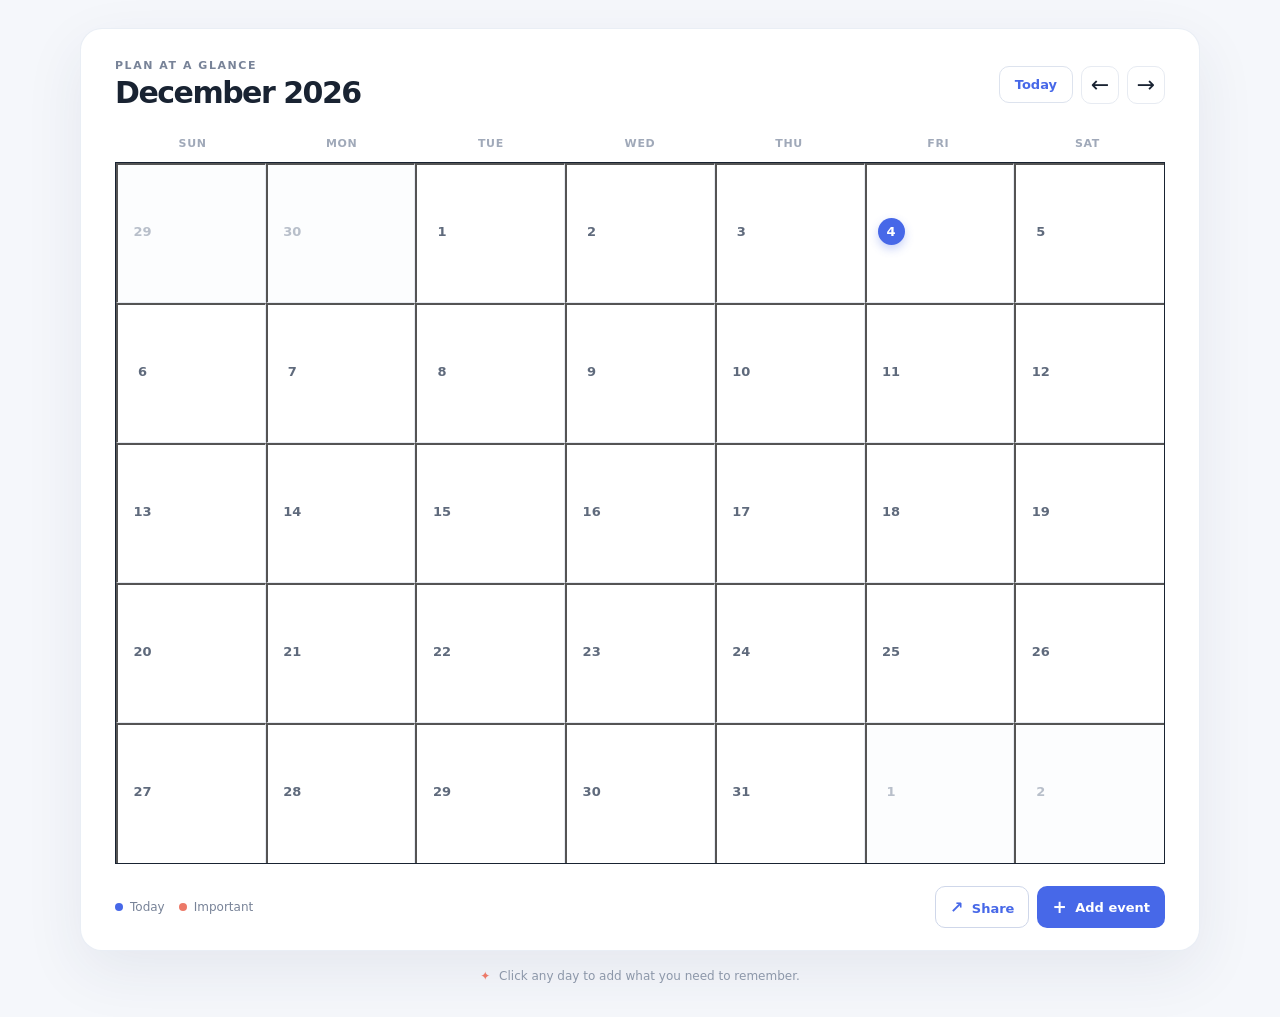
<file: index.html>
<!doctype html>
<html lang="en">
<head>
  <meta charset="UTF-8" />
  <meta name="viewport" content="width=device-width, initial-scale=1.0" />
  <meta name="theme-color" content="#f5f7fb" />
  <title>Month at a Glance</title>
  <link rel="stylesheet" href="styles.css" />
</head>
<body>
  <main class="app-shell">
    <section class="calendar-card" aria-label="Monthly calendar">
      <div class="calendar-toolbar">
        <div>
          <p class="month-kicker" id="monthKicker">Plan at a glance</p>
          <h2 id="monthLabel">September 2026</h2>
        </div>
        <div class="month-controls" aria-label="Change month">
          <button class="today-button" id="todayButton" type="button">Today</button>
          <button class="icon-button" id="previousMonth" type="button" aria-label="Previous month">←</button>
          <button class="icon-button" id="nextMonth" type="button" aria-label="Next month">→</button>
        </div>
      </div>

      <div class="weekday-row" aria-hidden="true">
        <span>Sun</span><span>Mon</span><span>Tue</span><span>Wed</span><span>Thu</span><span>Fri</span><span>Sat</span>
      </div>
      <div class="calendar-grid" id="calendarGrid"></div>

      <div class="calendar-footer">
        <div class="legend"><span class="legend-dot today-dot"></span> Today <span class="legend-dot highlight-dot"></span> Important</div>
        <div class="footer-actions">
          <button class="share-button" id="shareButton" type="button"><span aria-hidden="true">↗</span> Share</button>
          <button class="add-event-button" id="addEventButton" type="button"><span aria-hidden="true">+</span> Add event</button>
        </div>
      </div>
    </section>

    <p class="tip" id="calendarTip"><span aria-hidden="true">✦</span> Click any day to add what you need to remember.</p>
  </main>

  <div class="modal-backdrop" id="modalBackdrop" hidden>
    <section class="event-modal" role="dialog" aria-modal="true" aria-labelledby="modalTitle">
      <button class="close-button" id="closeModal" type="button" aria-label="Close">×</button>
      <p class="modal-kicker">Quick add</p>
      <h2 id="modalTitle">Add an event</h2>
      <p class="selected-date" id="selectedDateLabel"></p>
      <form id="eventForm">
        <label for="eventName">What do you need to remember?</label>
        <input id="eventName" name="eventName" type="text" maxlength="70" placeholder="e.g. Call the dentist" autocomplete="off" required />

        <div class="form-row">
          <div>
            <label for="eventTime">Time</label>
            <input id="eventTime" name="eventTime" type="time" required />
          </div>
          <div>
            <label for="repeatRule">Repeat</label>
            <select id="repeatRule" name="repeatRule">
              <option value="none">Does not repeat</option>
              <option value="daily">Every day</option>
              <option value="weekdays">Weekdays</option>
              <option value="weekends">Weekends</option>
              <option value="weekly">Every week</option>
            </select>
          </div>
        </div>

        <label class="checkbox-row" for="importantEvent">
          <input id="importantEvent" name="importantEvent" type="checkbox" />
          <span class="custom-checkbox" aria-hidden="true">✓</span>
          <span>Mark as important</span>
        </label>

        <div class="modal-actions">
          <button class="delete-button" id="deleteEventButton" type="button" hidden>Delete event</button>
          <button class="save-button" id="saveEventButton" type="submit">Save event</button>
        </div>
        <div class="delete-options" id="deleteOptions" hidden>
          <p>How much of this repeating event should be deleted?</p>
          <button type="button" data-delete-scope="single">Only this date</button>
          <button type="button" data-delete-scope="future">This and future dates</button>
          <button type="button" data-delete-scope="all">All dates</button>
        </div>
      </form>
    </section>
  </div>

  <div class="modal-backdrop" id="shareResultBackdrop" hidden>
    <section class="event-modal share-result-modal" role="dialog" aria-modal="true" aria-labelledby="shareResultTitle">
      <button class="close-button" id="closeShareResult" type="button" aria-label="Close">×</button>
      <p class="modal-kicker">Ready to share</p>
      <h2 id="shareResultTitle">Your calendar link is copied</h2>
      <p class="share-result-copy">Anyone with this link can view the selected events.</p>
      <label for="shareUrlField">Share link</label>
      <input id="shareUrlField" class="share-url-field" type="text" readonly />
      <button class="save-button copy-again-button" id="copyAgainButton" type="button">Copy link again</button>
    </section>
  </div>

  <script src="script.js"></script>
</body>
</html>
</file>
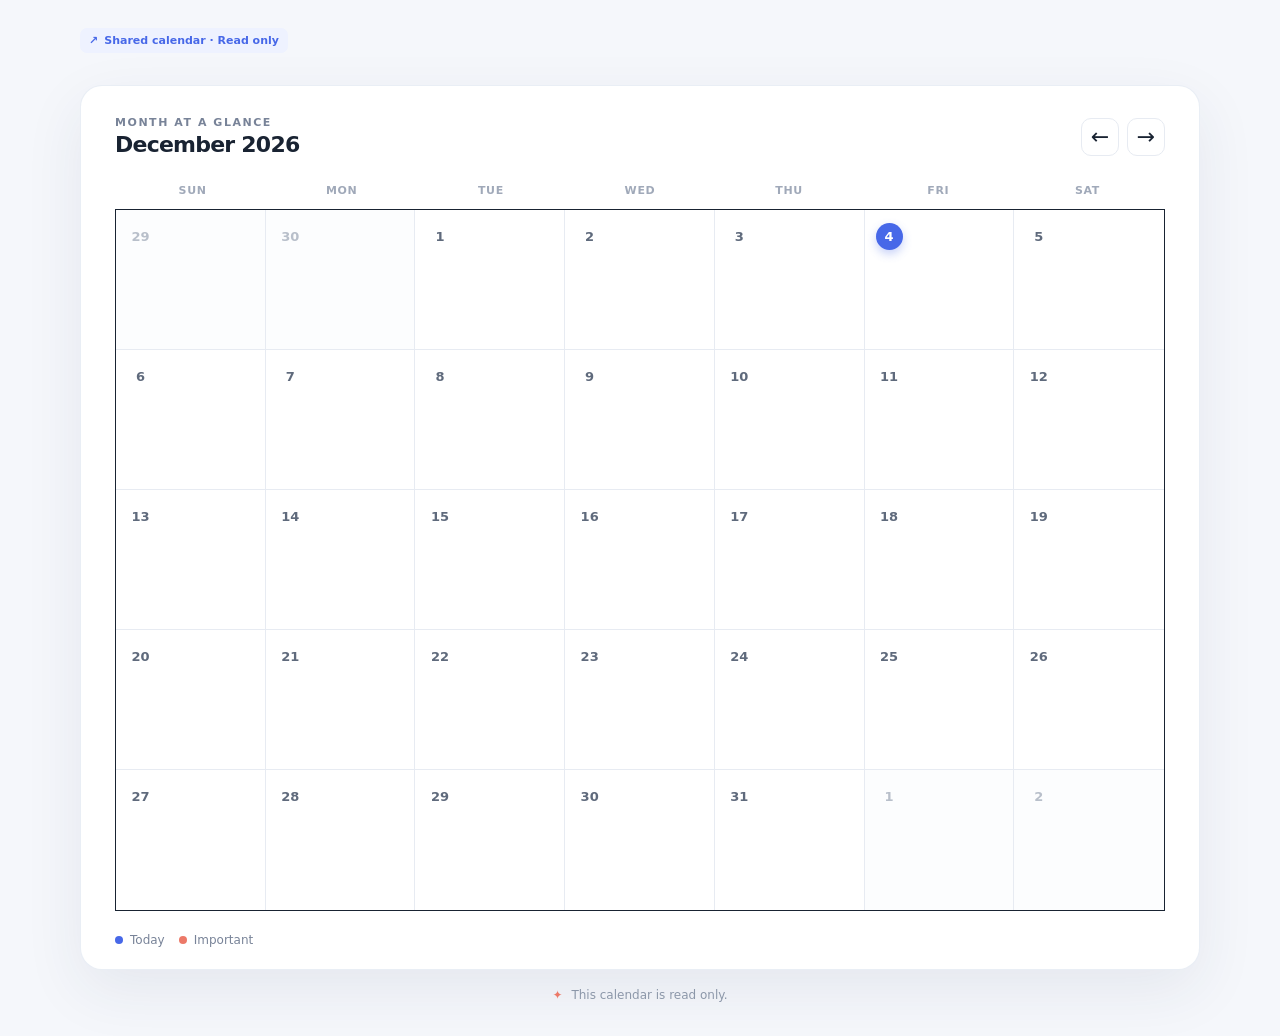
<file: shared.html>
<!doctype html>
<html lang="en">
<head>
  <meta charset="UTF-8" />
  <meta name="viewport" content="width=device-width, initial-scale=1.0" />
  <meta name="theme-color" content="#f5f7fb" />
  <title>Shared month | Month at a Glance</title>
  <link rel="stylesheet" href="styles.css" />
</head>
<body class="shared-page">
  <main class="app-shell">
    <div class="shared-badge"><span aria-hidden="true">↗</span> Shared calendar · Read only</div>
    <section class="calendar-card" aria-label="Shared monthly calendar">
      <div class="calendar-toolbar">
        <div>
          <p class="month-kicker">Month at a Glance</p>
          <h1 id="sharedMonthLabel">Shared month</h1>
        </div>
        <div class="month-controls" aria-label="Change month">
          <button class="icon-button" id="previousMonth" type="button" aria-label="Previous month">←</button>
          <button class="icon-button" id="nextMonth" type="button" aria-label="Next month">→</button>
        </div>
      </div>
      <div class="weekday-row" aria-hidden="true">
        <span>Sun</span><span>Mon</span><span>Tue</span><span>Wed</span><span>Thu</span><span>Fri</span><span>Sat</span>
      </div>
      <div class="calendar-grid" id="sharedCalendarGrid"></div>
      <div class="calendar-footer">
        <div class="legend"><span class="legend-dot today-dot"></span> Today <span class="legend-dot highlight-dot"></span> Important</div>
      </div>
    </section>
    <p class="tip"><span aria-hidden="true">✦</span> This calendar is read only.</p>
  </main>
  <script src="shared.js"></script>
</body>
</html>
</file>
<file: styles.css>
:root { --ink:#192332; --muted:#788398; --line:#e7ebf2; --surface:#fff; --canvas:#f5f7fb; --blue:#4768e8; --blue-soft:#eef2ff; --coral:#ec7968; --shadow:0 20px 60px rgba(36,52,85,.08); }
* { box-sizing:border-box; }
body { margin:0; min-width:320px; color:var(--ink); background:var(--canvas); font-family:Inter, ui-sans-serif, system-ui, -apple-system, BlinkMacSystemFont, 'Segoe UI', sans-serif; }
button, input, select { font:inherit; }
button { cursor:pointer; }
.app-shell { width:min(1120px, calc(100% - 48px)); margin:0 auto; padding:28px 0 34px; }
.brand-lockup { display:flex; align-items:center; gap:13px; }
.brand-mark { display:grid; place-items:center; width:42px; height:42px; color:#fff; background:var(--ink); border-radius:13px; font:700 22px ui-sans-serif,system-ui,sans-serif; box-shadow:0 7px 18px rgba(25,35,50,.18); }
.eyebrow, .month-kicker, .modal-kicker { margin:0 0 3px; color:var(--muted); font-size:11px; font-weight:700; letter-spacing:.14em; text-transform:uppercase; }
h1, h2, p { margin-top:0; }
h1 { margin-bottom:0; font:700 22px ui-sans-serif,system-ui,sans-serif; letter-spacing:-.035em; }
.today-button { border:1px solid #dde3ee; border-radius:10px; padding:10px 15px; color:var(--blue); background:var(--surface); font-size:13px; font-weight:700; transition:.2s ease; }
.today-button:hover { border-color:var(--blue); background:var(--blue-soft); }
.calendar-card { padding:30px 34px 22px; background:var(--surface); border:1px solid rgba(228,234,243,.8); border-radius:22px; box-shadow:var(--shadow); }
.calendar-toolbar { display:flex; justify-content:space-between; align-items:center; margin-bottom:27px; }
.calendar-toolbar h2 { margin:0; font:600 30px ui-sans-serif,system-ui,sans-serif; letter-spacing:-.05em; }
.month-controls { display:flex; align-items:center; gap:8px; }
.icon-button { width:38px; height:38px; border:1px solid var(--line); border-radius:10px; color:var(--ink); background:#fff; font-size:22px; line-height:1; transition:.2s ease; }
.icon-button:hover { color:var(--blue); border-color:#bfcaff; background:var(--blue-soft); }
.weekday-row, .calendar-grid { display:grid; grid-template-columns:repeat(7,1fr); }
.weekday-row { padding:0 3px 12px; color:#a0a9b9; font-size:11px; font-weight:700; letter-spacing:.06em; text-align:center; text-transform:uppercase; }
.calendar-grid { border:1px solid var(--ink); }
.day-cell { position:relative; min-height:140px; padding:13px 11px 10px; border-right:1px solid var(--line); border-bottom:1px solid var(--line); background:#fff; transition:background .2s; }
.day-cell:nth-child(7n) { border-right:0; }
.day-cell:nth-last-child(-n+7) { border-bottom:0; }
.day-cell:hover { background:#fbfcff; }
.day-cell.outside-month { background:#fcfdfe; }
.day-cell.outside-month .day-number { color:#b8bfca; }
.day-number { display:grid; place-items:center; width:27px; height:27px; margin-bottom:8px; border-radius:50%; color:#5f6a7c; font-size:13px; font-weight:700; }
.day-cell.today .day-number { color:#fff; background:var(--blue); box-shadow:0 4px 10px rgba(71,104,232,.3); }
.day-events { display:flex; flex-direction:column; gap:5px; }
.event-pill { display:flex; align-items:center; gap:6px; min-width:0; padding:8px 8px; border-radius:7px; color:#526078; background:#f2f4f8; font-size:12px; line-height:1.25; cursor:pointer; }
.event-pill:hover { background:#e9edfa; }
.event-pill.important { color:#af5142; background:#fff0ed; }
.event-time { flex:0 0 auto; color:#8892a3; font-size:10px; font-weight:700; }
.event-name { overflow:hidden; text-overflow:ellipsis; white-space:nowrap; }
.more-events { padding:2px 5px; color:var(--muted); font-size:10px; font-weight:700; }
.calendar-footer { display:flex; justify-content:space-between; align-items:center; padding-top:22px; }
.footer-actions { display:flex; gap:8px; }
.legend { display:flex; align-items:center; gap:7px; color:var(--muted); font-size:12px; }
.legend-dot { width:8px; height:8px; border-radius:50%; margin-left:7px; background:#d9deea; }
.legend-dot:first-child { margin-left:0; background:var(--blue); }
.highlight-dot { background:var(--coral); }
.add-event-button, .save-button { border:0; border-radius:10px; color:#fff; background:var(--blue); font-weight:700; transition:.2s ease; }
.add-event-button { padding:11px 15px; font-size:13px; }
.add-event-button span { margin-right:4px; font-size:17px; vertical-align:-1px; }
.add-event-button:hover, .save-button:hover { background:#3657d5; transform:translateY(-1px); }
.share-button { border:1px solid #cfd7ea; border-radius:10px; padding:10px 14px; color:var(--blue); background:#fff; font-size:13px; font-weight:700; transition:.2s ease; }
.share-button:hover, .share-button.active { border-color:var(--blue); background:var(--blue-soft); }
.share-button span { margin-right:4px; font-size:16px; }
.sharing-mode .event-pill { outline:2px dashed #c6d0fa; outline-offset:1px; }
.sharing-mode .event-pill.selected { color:#fff; background:var(--blue); outline:2px solid var(--blue); }
.sharing-mode .event-pill.selected .event-time { color:#dfe5ff; }
.share-hint { margin:0 0 12px; color:var(--blue); font-size:12px; font-weight:700; text-align:center; }
.shared-page .calendar-card { margin-top:16px; }
.shared-badge { display:inline-flex; align-items:center; gap:6px; margin-bottom:16px; padding:6px 9px; border-radius:7px; color:var(--blue); background:var(--blue-soft); font-size:11px; font-weight:700; }
.shared-empty { padding:42px 20px; color:var(--muted); font-size:13px; text-align:center; }
.share-result-modal { max-width:520px; }
.share-result-copy { margin:0 0 20px; color:var(--muted); font-size:13px; }
.share-url-field { margin-bottom:12px; color:#5d6a82 !important; font-size:11px; }
.copy-again-button { width:100%; }
.tip { margin:18px 0 0; color:#8c97a9; font-size:12px; text-align:center; }
.tip span { color:var(--coral); margin-right:5px; }
.modal-backdrop { position:fixed; inset:0; display:grid; place-items:center; padding:20px; background:rgba(25,35,50,.36); backdrop-filter:blur(5px); z-index:10; }
.modal-backdrop[hidden] { display:none; }
.event-modal { position:relative; width:min(100%, 450px); padding:31px; background:#fff; border-radius:19px; box-shadow:0 24px 80px rgba(25,35,50,.23); animation:pop .18s ease-out; }
@keyframes pop { from { opacity:0; transform:translateY(8px) scale(.98); } to { opacity:1; transform:none; } }
.close-button { position:absolute; top:16px; right:18px; width:30px; height:30px; border:0; border-radius:50%; color:#8d97a8; background:#f4f6fa; font-size:22px; line-height:1; }
.event-modal h2 { margin:0 0 4px; font:600 25px ui-sans-serif,system-ui,sans-serif; letter-spacing:-.04em; }
.selected-date { margin-bottom:25px; color:var(--blue); font-size:13px; font-weight:700; }
label { display:block; margin:0 0 8px; color:#596579; font-size:12px; font-weight:700; }
input[type='text'], input[type='time'], select { width:100%; height:43px; border:1px solid #dfe5ee; border-radius:9px; padding:0 12px; color:var(--ink); background:#fff; outline:none; }
input:focus, select:focus { border-color:var(--blue); box-shadow:0 0 0 3px rgba(71,104,232,.12); }
.form-row { display:grid; grid-template-columns:1fr 1fr; gap:13px; margin-top:17px; }
.checkbox-row { display:flex; align-items:center; gap:9px; margin:22px 0 25px; color:#596579; cursor:pointer; }
.checkbox-row input { position:absolute; opacity:0; }
.custom-checkbox { display:grid; place-items:center; width:18px; height:18px; border:1px solid #d4dbe7; border-radius:5px; color:transparent; font-size:13px; }
.checkbox-row input:checked + .custom-checkbox { border-color:var(--coral); color:#fff; background:var(--coral); }
.save-button { width:100%; padding:13px; }
.modal-actions { display:flex; gap:10px; }
.modal-actions .save-button { flex:1; }
.delete-button { border:1px solid #f0c2bb; border-radius:10px; padding:0 15px; color:#bd5b4e; background:#fff7f5; font-size:13px; font-weight:700; }
.delete-button:hover { border-color:#bd5b4e; background:#fff0ed; }
.delete-options { margin-top:14px; padding:13px; border:1px solid #f0d7d2; border-radius:10px; background:#fff8f6; }
.delete-options p { margin:0 0 9px; color:#8f5148; font-size:11px; font-weight:700; }
.delete-options button { display:block; width:100%; border:0; border-radius:7px; padding:8px 9px; color:#bd5b4e; background:transparent; font-size:12px; text-align:left; }
.delete-options button:hover { background:#ffece8; }
@media (max-width:700px) { .app-shell { width:calc(100% - 24px); padding-top:18px; } .calendar-card { padding:21px 12px 17px; border-radius:17px; } .today-button { padding:9px 10px; font-size:11px; } .calendar-toolbar h2 { font-size:24px; } .day-cell { min-height:104px; padding:8px 5px 6px; } .day-number { width:24px; height:24px; margin-bottom:5px; font-size:11px; } .event-pill { display:block; padding:6px; font-size:10px; } .event-time { display:block; font-size:9px; margin-bottom:2px; } .weekday-row { font-size:9px; } .calendar-footer { align-items:flex-start; gap:12px; } .legend { flex-wrap:wrap; max-width:160px; font-size:10px; } .footer-actions { flex-direction:column; align-items:stretch; } .add-event-button, .share-button { padding:10px 11px; } }
@media (max-width:410px) { .calendar-toolbar h2 { font-size:21px; } .month-kicker { font-size:9px; } .day-cell { min-height:82px; } .event-pill { max-height:34px; overflow:hidden; } }
</file>
